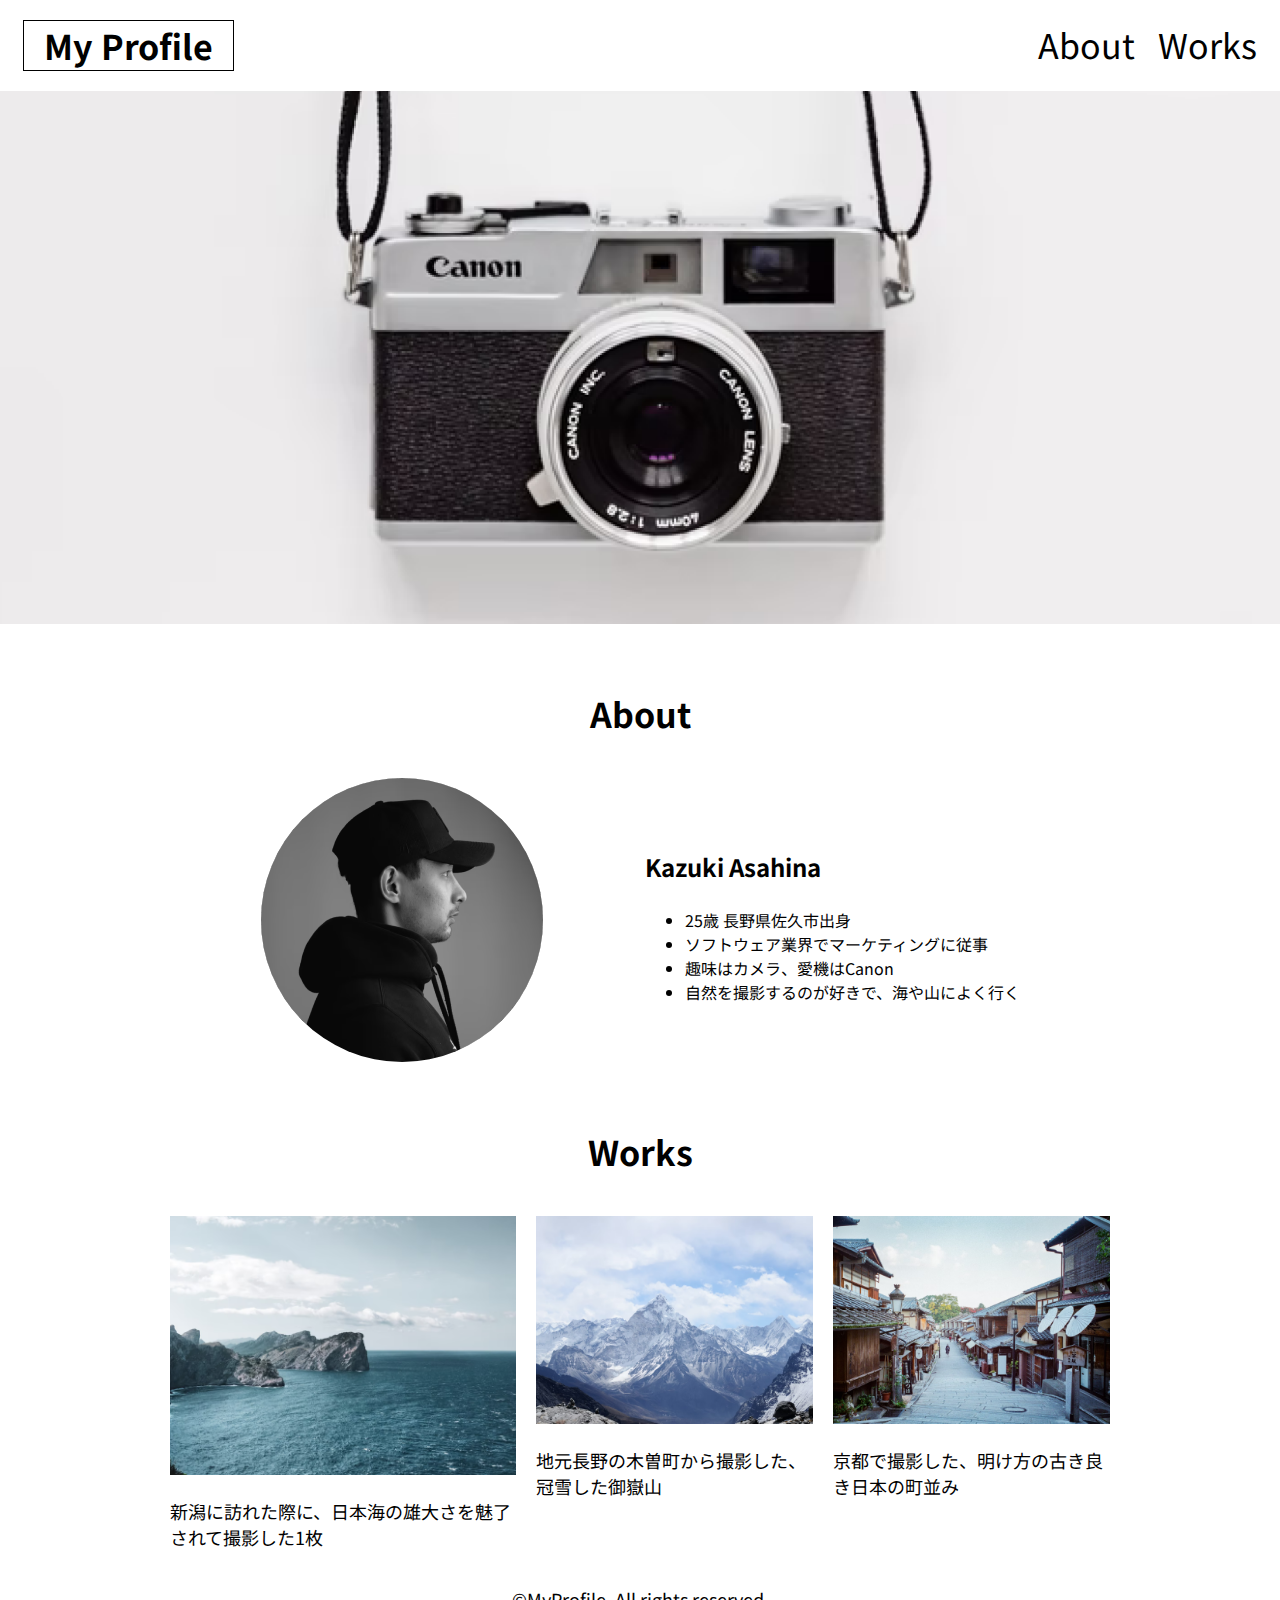
<file: kadai001/index.html>
<!DOCTYPE html>
<html>
  <head>
    <title>MyProfile</title>
    <meta charset="UTF-8">
    <meta nama="description" content="カメラマンのポートフォリオサイト">
    <meta name="viewport" content="width=device-width, initial-scale=1.0">
    <link rel="preconnect" href="https://fonts.googleapis.com">
    <link rel="preconnect" href="https://fonts.gstatic.com" crossorigin>
    <link href="https://fonts.googleapis.com/css2?family=Josefin+Sans:ital@0;1&family=Noto+Sans+JP&display=swap" rel="stylesheet">
    <link rel="stylesheet" href="css/style.css">
  </head>
  <body>
    <header>
      <h1>
        <a href="index.html" class="home">My Profile</a>
      </h1>
      <nav id="nav-pc">
       <ul>
        <li><a href="index.html#About" class="About">About</a></li>
        <li><a href="index.html#Works" class="Works">Works</a></li>
       </ul> 
      </nav>
    </header>
    <main>
     <article>
       <div>
        <img id="camera" src="images/main.png" alt="カメラ">
       </div> 
      <section id="About">
        <h2>About</h2>
        <div id="About-flex">
         <div>
          <img id="person" src="images/about.png" alt="男性">
         </div>
         <div id="content">
          <h3>Kazuki Asahina</h3>
          <ul>
            <li>25歳 長野県佐久市出身</li>
            <li>ソフトウェア業界でマーケティングに従事</li>
            <li>趣味はカメラ、愛機はCanon</li>
            <li>自然を撮影するのが好きで、海や山によく行く</li>
          </ul>
         </div>
        </div> 
      </section>
      <section id="Works">
        <h2>Works</h2>
        <div id="Works-flex">
          <div class="item">
           <img class="works" src="images/works1.png" alt="海">
           <p>新潟に訪れた際に、日本海の雄大さを魅了されて撮影した1枚</p>
          </div>
          <div class="item">
            <img class="works" src="images/works2.png" alt="山">
            <p>地元長野の木曽町から撮影した、冠雪した御嶽山</p>
          </div>
          <div class="item">
            <img class="works" src="images/works3.png" alt="京都の街">
            <p>京都で撮影した、明け方の古き良き日本の町並み</p>
          </div>
        </div>
      </section>
     </article>
    </main>
    <footer>
      <p>&copy;MyProfile. All rights reserved.</p>
    </footer>
  </body>
</html>
</file>
<file: kadai001/css/style.css>
*{
  box-sizing: border-box;
}  

body{
  max-width: 1327px;
  margin: 0 auto 0 auto;
  font-family: "Noto Sans JP", sans-serif;
  font-optical-sizing: auto;
  font-weight: 400;
  font-style: normal;
}

header{
  display: flex;
  justify-content: space-between;
  margin: 20px 0 20px 0;
}

h1{
  margin: 0 0 0 23px;
  font-size: 34px;
  border: 1px solid #000000;
  padding: 0 20px 0 20px;
  text-align: center;
}
.home{
  color: #000000;
  text-decoration: none;
}

#nav-pc{
  font-size: 34px;
}

#nav-pc ul{
  display: flex;
  margin: 0 23px 0 0;
  text-align: center;
}

#nav-pc li{
  list-style: none ;
}

#nav-pc a{
  color: #000000;
  text-decoration: none;
  margin-left: 23px;
}

#camera{
  width: 100%;
  margin: 0 auto 0 auto;
}

h2{
  font-size: 34px;
  margin: 60px 0 40px 0;
  text-align: center;
}

h3{
  font-size: 24px;
}

#person{
  width: 282px;
  height: 284px;
  border-radius: 50%;
  margin: 0 51px 0 51px;
}

#content{
  margin: 0 51px 0 51px;
}

#content > li{
  font-size: 18px;
}

#About{
  margin: 0 auto 0 auto;
}

#About-flex{
  display: flex;
  justify-content: center;
  align-items: center;
}

#Works-flex{
  display: flex;
  justify-content: center;
  max-width: 960px;
  margin: 0 auto 0 auto;
}

.item{
  margin: 0 10px 0 10px;
  text-align: center;
}

.works{
  margin: 0 auto 0 auto;
  width: 100%;
}

.item > p{
  font-size: 18px;
  text-align: left;
}

footer p{
  font-size: 18px;
  margin-bottom: 20px;
  text-align: center;
}
</file>
